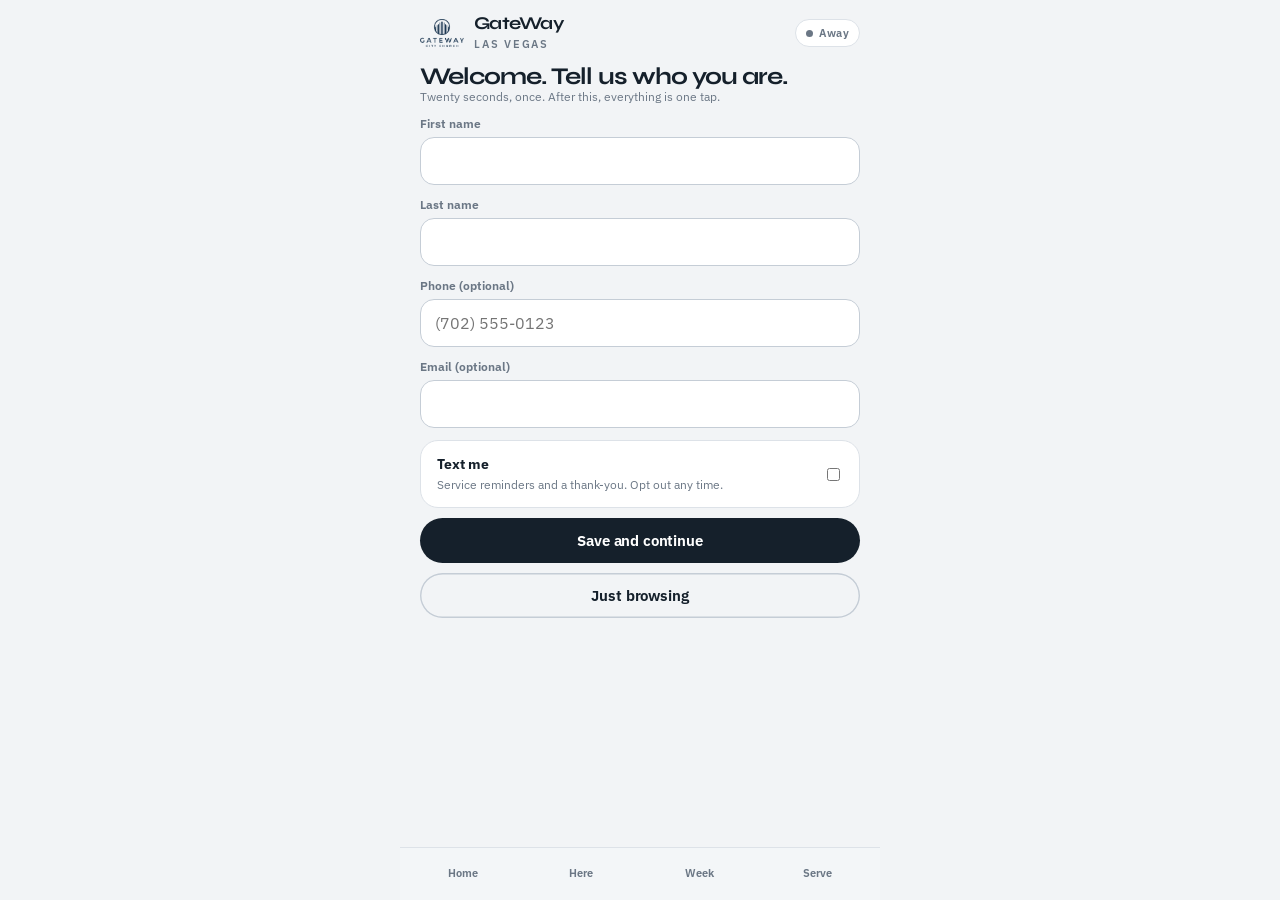
<file: app/index.html>
<!DOCTYPE html>
<html lang="en">
<head>
<meta charset="UTF-8">
<meta name="viewport" content="width=device-width, initial-scale=1.0, viewport-fit=cover">
<title>GateWay · House</title>
<meta name="theme-color" content="#F3F6F8">
<link rel="manifest" href="manifest.json">
<link rel="apple-touch-icon" href="assets/gateway-logo.png">
<link rel="preconnect" href="https://fonts.googleapis.com">
<link rel="preconnect" href="https://fonts.gstatic.com" crossorigin>
<link href="https://fonts.googleapis.com/css2?family=IBM+Plex+Sans:wght@400;500;600;700&family=Syne:wght@700;800&display=swap" rel="stylesheet">
<link rel="stylesheet" href="styles.css">
</head>
<body>
<span class="demo-tag" id="demoTag" style="display:none">Demo Mode</span>
<div class="house">
  <header class="house-top">
    <a class="brand" href="../index.html">
      <img src="../assets/gateway-logo.png" alt="" style="height:28px">
      <div><b>GateWay</b><span>Las Vegas</span></div>
    </a>
    <div class="live-pill" id="geoBanner"><i></i><span id="geoBannerText">Checking campus…</span></div>
  </header>
  <main>

  <section class="view" id="view-home">
    <div class="hello">
      <div class="kicker" id="helloKicker">Welcome home</div>
      <h1 id="helloName">House.</h1>
    </div>
    <article class="presence" id="presenceCard">
      <img class="bg" src="assets/dusk-portrait.jpg" alt="">
      <div class="shade"></div>
      <div class="body">
        <div class="svc" id="svcStrip"></div>
        <h2>The valley is lighting up.</h2>
        <p>One tap when you arrive. After that, your phone can stay in your pocket.</p>
        <div class="row">
          <a class="btn btn-copper" href="#checkin">I'm here</a>
        </div>
      </div>
    </article>
    <div class="grid-2">
      <a class="quick" href="#prayer"><b>Prayer</b><span>Pastors see this today</span></a>
      <a class="quick" href="#pastor"><b>A pastor</b><span>Danny, Paul, or Fred</span></a>
    </div>
    <a class="list-card" id="giveTile" href="#" target="_blank" rel="noopener" style="margin-top:12px"><h4>Give</h4><p>Online, or text GIVE to 855-783-4456.</p></a>
  </section>

  <section class="view" id="view-connect">
    <h2>Welcome. Tell us who you are.</h2>
    <p class="lede tiny">Twenty seconds, once. After this, everything is one tap.</p>
    <div class="field"><label>First name</label><input id="cFirst" autocomplete="given-name"></div>
    <div class="field"><label>Last name</label><input id="cLast" autocomplete="family-name"></div>
    <div class="field"><label>Phone (optional)</label><input id="cPhone" type="tel" autocomplete="tel" placeholder="(702) 555-0123"></div>
    <div class="field"><label>Email (optional)</label><input id="cEmail" type="email" autocomplete="email"></div>
    <label class="toggle"><div><b>Text me</b><span>Service reminders and a thank-you. Opt out any time.</span></div><input type="checkbox" id="cSms"></label>
    <button class="btn btn-ink btn-full" id="cSave">Save and continue</button>
    <button class="btn btn-ghost btn-full" style="margin-top:10px" id="cSkip">Just browsing</button>
  </section>

  <section class="view" id="view-checkin">
    <div class="back-row"><button class="back-btn" data-back>&larr; Home</button></div>
    <div class="sec-kicker">Las Vegas campus</div>
    <h2>Are you here today?</h2>
    <p class="tiny" id="checkinGeoLine">We will confirm your location when you tap.</p>
    <button class="btn btn-copper btn-full" style="margin-top:16px" id="btnHere">I'm here</button>
    <div class="banner checked" id="checkedBanner" style="display:none"><span id="checkedText"></span></div>
    <div class="list-card" id="autoWelcomeCard">
      <div class="sec-kicker">Auto-welcome</div>
      <p class="tiny" style="margin:6px 0 10px">Set this up once and your phone greets you when you arrive, and says goodbye when you leave.</p>
      <div id="awBody"></div>
    </div>
    <div class="list-card">
      <div class="sec-kicker">Sunday mode</div>
      <p class="tiny" style="margin:6px 0 10px">Keep the app open during service and we log arrive and leave. GPS only runs while this page is open.</p>
      <button class="btn btn-ghost btn-full" id="btnWatch">Start Sunday mode</button>
      <p class="tiny" id="watchStatus" style="margin-top:8px"></p>
    </div>
  </section>

  <section class="view" id="view-events">
    <div class="back-row"><button class="back-btn" data-back>&larr; Home</button></div>
    <h2>This week</h2>
    <div id="eventList"></div>
  </section>

  <section class="view" id="view-volunteer">
    <div class="back-row"><button class="back-btn" data-back>&larr; Home</button></div>
    <h2>Serve</h2>
    <p class="tiny">Pick a team and we will get you connected.</p>
    <div id="roleList"></div>
  </section>

  <section class="view" id="view-prayer">
    <div class="back-row"><button class="back-btn" data-back>&larr; Home</button></div>
    <h2>How can we pray?</h2>
    <div id="crisisBox"></div>
    <div class="field"><label>Your request</label><textarea id="pReq" placeholder="Share what is on your heart..."></textarea></div>
    <div class="field"><label>How should we reach you?</label><input id="pContact" placeholder="Phone or email"></div>
    <label class="toggle"><div><b>Keep this private</b><span>Pastors only.</span></div><input type="checkbox" id="pPrivate"></label>
    <button class="btn btn-ink btn-full" id="pSend">Send prayer request</button>
  </section>

  <section class="view" id="view-pastor">
    <div class="back-row"><button class="back-btn" data-back>&larr; Home</button></div>
    <h2>Reach a pastor</h2>
    <div class="field"><label>Who</label><select id="mPastor"></select></div>
    <div class="field"><label>Your message</label><textarea id="mMsg"></textarea></div>
    <div class="field"><label>How should we reach you back?</label><input id="mContact" placeholder="Phone or email"></div>
    <button class="btn btn-ink btn-full" id="mSend">Send message</button>
  </section>

  </main>
  <nav class="tabbar">
    <a class="tab on" href="#" data-tab="home">Home</a>
    <a class="tab" href="#checkin" data-tab="checkin">Here</a>
    <a class="tab" href="#events" data-tab="events">Week</a>
    <a class="tab" href="#volunteer" data-tab="volunteer">Serve</a>
  </nav>
</div>
<div class="toast" id="toast"></div>

<script src="gcc-config.js?v=5"></script>
<script src="geofence.js?v=5"></script>
<script src="gcc-data.js?v=5"></script>
<script>
(function () {
  const C = window.GCC, D = window.GCCData, Geo = window.GCCGeo;
  const $ = (id) => document.getElementById(id);
  const qs = new URLSearchParams(location.search);
  const fromQr = qs.get('src') === 'qr';
  let geoState = null;

  if (C.DEMO_MODE) $('demoTag').style.display = 'block';
  $('giveTile').href = C.GIVE_URL;

  $('svcStrip').innerHTML = C.SERVICES.map(s =>
    `<span style="margin-right:10px">${s.day} ${s.time} · ${s.label}</span>`).join('');

  $('mPastor').innerHTML = C.PASTORS.map(p =>
    `<option value="${p.id}">${p.name} · ${p.role}</option>`).join('');

  const views = ['home', 'connect', 'checkin', 'events', 'volunteer', 'prayer', 'pastor'];
  function greet() {
    const me = D.getMe();
    const hour = new Date().getHours();
    $('helloKicker').textContent = hour < 12 ? 'Good morning' : hour < 17 ? 'Good afternoon' : 'Good evening';
    $('helloName').textContent = (me && me.name && me.name !== 'Guest') ? me.name.split(' ')[0] + '.' : 'House.';
  }
  function show(v) {
    views.forEach(x => $('view-' + x).classList.toggle('active', x === v));
    document.querySelectorAll('.tab').forEach(t => t.classList.toggle('on', t.dataset.tab === v || (v === 'home' && t.dataset.tab === 'home')));
    window.scrollTo(0, 0);
  }
  function route() {
    const h = location.hash.replace('#', '') || 'home';
    if (!D.getMe() && h !== 'connect') { show('connect'); return; }
    show(views.includes(h) ? h : 'home');
    greet();
    if (h === 'events') renderEvents();
    if (h === 'volunteer') renderRoles();
  }
  window.addEventListener('hashchange', route);
  document.querySelectorAll('[data-back]').forEach(b => b.onclick = () => location.hash = '');

  function toast(msg) {
    const t = $('toast'); t.textContent = msg; t.classList.add('show');
    setTimeout(() => t.classList.remove('show'), 2600);
  }

  $('cSave').onclick = async () => {
    const first = $('cFirst').value.trim();
    if (!first) { toast('First name helps us say hello.'); return; }
    const me = {
      first_name: first, last_name: $('cLast').value.trim(),
      phone: $('cPhone').value.trim(), email: $('cEmail').value.trim(),
      sms_opt_in: $('cSms').checked, source: fromQr ? 'qr' : 'app'
    };
    try {
      const rec = await D.saveMember(me);
      D.setMe({ id: rec.id, geo_token: rec.geo_token, name: (me.first_name + ' ' + me.last_name).trim(), ...me });
      toast('Welcome, ' + first + '.');
      location.hash = 'checkin';
      route();
    } catch (e) { toast('Could not save. Try again.'); console.error(e); }
  };
  $('cSkip').onclick = () => {
    D.setMe({ id: null, name: 'Guest', guest: true });
    location.hash = ''; route();
  };

  async function refreshGeo() {
    const b = $('geoBanner'), t = $('geoBannerText');
    geoState = await Geo.checkOnce(C.CAMPUS);
    if (!geoState.supported || !geoState.ok) {
      t.textContent = fromQr ? 'Scanned' : 'Away';
      if (fromQr) b.classList.add('on');
      return;
    }
    if (geoState.inside) {
      b.classList.add('on');
      t.textContent = 'On campus';
      $('checkinGeoLine').textContent = 'Location confirmed: inside the campus fence (' + geoState.distance + 'm).';
    } else {
      t.textContent = 'Away';
      $('checkinGeoLine').textContent = 'You look ' + geoState.distance + 'm from campus. You can still check in if you are here and GPS is drifting.';
    }
  }

  $('btnHere').onclick = async () => {
    const me = D.getMe() || { id: null, name: 'Guest' };
    const method = (geoState && geoState.ok && geoState.inside) ? 'geofence' : (fromQr ? 'qr' : 'manual');
    try {
      await D.checkIn({ member_id: me.id, name: me.name, method,
        distance: geoState && geoState.distance, accuracy: geoState && geoState.accuracy });
      $('checkedBanner').style.display = 'flex';
      $('checkedText').textContent = 'Checked in. It is good to have you' + (me.name && me.name !== 'Guest' ? ', ' + me.name.split(' ')[0] : '') + '.';
      $('btnHere').disabled = true; $('btnHere').textContent = 'You are checked in';
    } catch (e) { toast('Check-in failed. Try again.'); console.error(e); }
  };

  function joinSmsHref(me) {
    const body = encodeURIComponent(C.SMS_JOIN_KEYWORD + ' ' + me.geo_token);
    return 'sms:' + C.SMS_LINE + '?&body=' + body;
  }
  function renderAutoWelcome() {
    const me = D.getMe();
    const body = $('awBody');
    if (!me || me.guest || !me.geo_token) {
      body.innerHTML = '<p class="tiny">Fill the connect card first so we know who to welcome.</p>' +
        '<a class="btn btn-ghost" style="width:100%;margin-top:8px" href="#connect">Open connect card</a>';
      return;
    }
    const welcomeLink = C.PING_URL + '?t=' + me.geo_token + '&e=enter';
    const goodbyeLink = C.PING_URL + '?t=' + me.geo_token + '&e=exit';
    body.innerHTML = `
      <a class="btn btn-ink" style="width:100%" href="${joinSmsHref(me)}">1 · Text us to turn on messages</a>
      <p class="tiny" style="margin-top:6px;margin-bottom:14px">Opens a ready-to-send text. Tap Send and you're connected.</p>
      <button class="btn btn-ghost" style="width:100%" id="cpWelcome">2 · Copy your welcome link</button>
      ${C.SHORTCUT_URL ? `<a class="btn btn-copper" style="width:100%;margin-top:8px" href="${C.SHORTCUT_URL}">3 · Add the Welcome shortcut, paste when asked</a>` : ''}
      <button class="btn btn-ghost" style="width:100%;margin-top:14px" id="cpGoodbye">4 · Copy your goodbye link</button>
      ${C.SHORTCUT_GOODBYE_URL ? `<a class="btn btn-copper" style="width:100%;margin-top:8px" href="${C.SHORTCUT_GOODBYE_URL}">5 · Add the Goodbye shortcut, paste when asked</a>` : ''}
      <p class="tiny" style="margin-top:14px"><b>6 · Last step, in the Shortcuts app:</b><br>
      Automation → New → <b>Arrive</b> → choose GateWay City Church → Run Immediately → pick <b>Gateway Welcome</b>.<br>
      Repeat with <b>Leave</b> → <b>Gateway Goodbye</b>. Done forever.</p>`;
    const cp = (id, text, n, label) => {
      const b = document.getElementById(id);
      if (b) b.onclick = async () => {
        try { await navigator.clipboard.writeText(text); b.textContent = 'Copied. Now tap ' + (n + 1) + ' below'; }
        catch { prompt('Copy your ' + label + ' link:', text); b.textContent = 'Now tap ' + (n + 1) + ' below'; }
        setTimeout(() => { b.textContent = n + ' · Copy your ' + label + ' link'; }, 6000);
      };
    };
    cp('cpWelcome', welcomeLink, 2, 'welcome');
    cp('cpGoodbye', goodbyeLink, 4, 'goodbye');
  }
  renderAutoWelcome();
  window.addEventListener('hashchange', renderAutoWelcome);

  const watcher = Geo.createWatcher(C.CAMPUS, {
    onEnter: (i) => {
      const me = D.getMe() || { id: null, name: 'Guest' };
      D.logGeofence('enter', { member_id: me.id, name: me.name, distance: i.distance, accuracy: i.accuracy });
      $('watchStatus').textContent = 'Inside the fence (' + i.distance + 'm). Arrival logged.';
    },
    onExit: (i) => {
      const me = D.getMe() || { id: null, name: 'Guest' };
      D.logGeofence('exit', { member_id: me.id, name: me.name, distance: i.distance, accuracy: i.accuracy });
      $('watchStatus').textContent = 'Outside the fence (' + i.distance + 'm). Departure logged. Thank you for coming.';
    },
    onUpdate: (i) => { $('watchStatus').textContent = (i.inside ? 'Inside' : 'Outside') + ' the fence, ' + i.distance + 'm out (GPS ±' + i.accuracy + 'm).'; },
    onError: (e) => { $('watchStatus').textContent = 'GPS error: ' + e.message; }
  });
  $('btnWatch').onclick = () => {
    if (watcher.active) { watcher.stop(); $('btnWatch').textContent = 'Start Sunday mode'; $('watchStatus').textContent = 'Sunday mode off.'; }
    else if (watcher.start()) { $('btnWatch').textContent = 'Stop Sunday mode'; $('watchStatus').textContent = 'Watching the campus fence...'; }
  };

  async function renderEvents() {
    const list = await D.listEvents();
    const fmt = (iso) => new Date(iso).toLocaleDateString('en-US', { weekday: 'short', month: 'short', day: 'numeric' }) +
      ' · ' + new Date(iso).toLocaleTimeString('en-US', { hour: 'numeric', minute: '2-digit' });
    $('eventList').innerHTML = list.map(e => `
      <div class="event-item">
        <div class="event-date">${fmt(e.starts_at)} · ${e.category || 'Event'}</div>
        <h4>${e.title}</h4>
        <p>${e.description || ''}${e.location ? ' · ' + e.location : ''}</p>
      </div>`).join('') || '<p class="muted">Nothing scheduled yet. Check back soon.</p>';
  }

  async function renderRoles() {
    const roles = await D.listVolunteerRoles();
    $('roleList').innerHTML = roles.map(r => `
      <div class="role-item">
        <h4>${r.title}</h4>
        <p>${r.description || ''}</p>
        <button class="btn btn-ghost" style="margin-top:10px;padding:9px 16px;font-size:13px" data-role="${r.id}" data-title="${r.title}">Count me in</button>
      </div>`).join('');
    $('roleList').querySelectorAll('button[data-role]').forEach(btn => {
      btn.onclick = async () => {
        const me = D.getMe() || {};
        if (!me.name || me.guest) { toast('Fill the connect card first so we know who to call.'); location.hash = 'connect'; show('connect'); return; }
        try {
          await D.volunteerSignup({ role_id: btn.dataset.role, role_title: btn.dataset.title,
            member_id: me.id, name: me.name, contact: me.phone || me.email || null });
          btn.textContent = 'You are on the list'; btn.disabled = true;
          toast('Signed up for ' + btn.dataset.title + '.');
        } catch (e) { toast('Signup failed. Try again.'); console.error(e); }
      };
    });
  }

  const CRISIS_RE = /suicid|kill (myself|me)|end (my|it all)|hurt (myself|someone)|self.?harm|don'?t want to (live|be here)|overdose|take my (own )?life/i;
  $('pSend').onclick = async () => {
    const req = $('pReq').value.trim();
    if (!req) { toast('Write a few words first.'); return; }
    if (CRISIS_RE.test(req)) {
      $('crisisBox').innerHTML = `
        <div class="crisis-box">
          <h4>Help is immediate.</h4>
          <p>If you are in danger right now, call <a href="tel:911">911</a>.</p>
          <p>To talk to someone right now, call or text <a href="tel:988">988</a>. Free, confidential, 24/7.</p>
          <p>A pastor will also see this and reach out, but do not wait on us.</p>
        </div>`;
      window.scrollTo(0, 0);
      return;
    }
    const me = D.getMe() || {};
    try {
      await D.submitPrayer({ member_id: me.id, name: me.name || 'Anonymous',
        contact: $('pContact').value.trim() || me.phone || me.email || null,
        request: req, is_private: $('pPrivate').checked });
      $('pReq').value = ''; $('pContact').value = '';
      toast('Received. Our team is praying with you.');
      location.hash = '';
    } catch (e) { toast('Could not send. Try again.'); console.error(e); }
  };

  $('mSend').onclick = async () => {
    const msg = $('mMsg').value.trim(), contact = $('mContact').value.trim();
    if (!msg) { toast('Write your message first.'); return; }
    if (!contact) { toast('Leave a phone or email so the pastor can reach you.'); return; }
    const me = D.getMe() || {};
    const p = C.PASTORS.find(x => x.id === $('mPastor').value);
    try {
      await D.messagePastor({ member_id: me.id, pastor: p.name, name: me.name || 'Guest', contact, message: msg });
      $('mMsg').value = ''; $('mContact').value = '';
      toast('Sent to ' + p.name + '.');
      location.hash = '';
    } catch (e) { toast('Could not send. Try again.'); console.error(e); }
  };

  if ('serviceWorker' in navigator && location.protocol.startsWith('http')) {
    navigator.serviceWorker.register('sw.js').catch(() => {});
  }
  route();
  refreshGeo();
})();
</script>
</body>
</html>
</file>
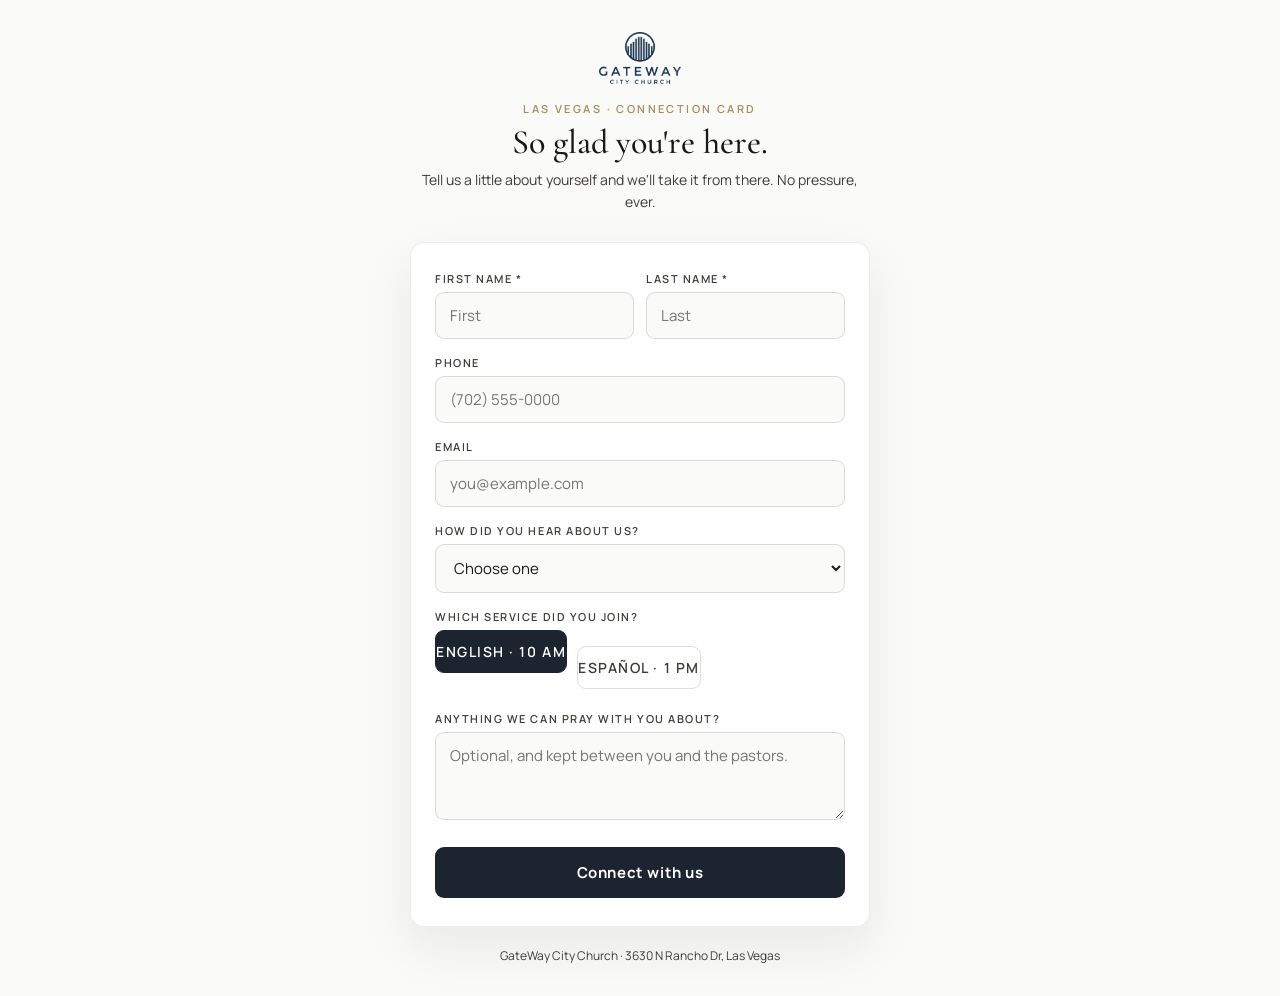
<file: app/connect.html>
<!DOCTYPE html>
<html lang="en">
<head>
<meta charset="UTF-8">
<meta name="viewport" content="width=device-width, initial-scale=1.0">
<title>Connect · GateWay City Church</title>
<link rel="preconnect" href="https://fonts.googleapis.com">
<link rel="preconnect" href="https://fonts.gstatic.com" crossorigin>
<link href="https://fonts.googleapis.com/css2?family=Cormorant+Garamond:ital,wght@0,400;0,500;0,600;1,400&family=Manrope:wght@400;500;600;700&display=swap" rel="stylesheet">
<style>
  :root{
    --paper:#FAFAF8;
    --ink:#1A1917;
    --ink-soft:#3F3C38;
    --gold:#A68B5B;
    --gold-soft:#C4A974;
    --gold-wash:rgba(166,139,91,0.10);
    --navy:#1C2430;
    --navy-deep:#121820;
  }
  *{margin:0;padding:0;box-sizing:border-box}
  body{
    font-family:'Manrope',sans-serif;
    background:var(--paper);
    color:var(--ink);
    min-height:100vh;
    display:flex;
    align-items:center;
    justify-content:center;
    padding:32px 16px;
  }
  .card{
    width:100%;
    max-width:460px;
  }
  .crest{text-align:center;margin-bottom:28px}
  .crest img{height:52px}
  .crest .kicker{
    font-size:11px;letter-spacing:0.22em;text-transform:uppercase;
    color:var(--gold);margin-top:12px;font-weight:600;
  }
  .crest h1{
    font-family:'Cormorant Garamond',serif;
    font-size:34px;font-weight:500;margin-top:6px;
  }
  .crest p{color:var(--ink-soft);font-size:14px;margin-top:6px;line-height:1.6}
  form{
    background:#fff;
    border:1px solid rgba(26,25,23,0.08);
    border-radius:14px;
    padding:28px 24px;
    box-shadow:0 20px 50px rgba(28,36,48,0.08);
  }
  .row{display:grid;grid-template-columns:1fr 1fr;gap:12px}
  label{
    display:block;
    font-size:11px;letter-spacing:0.14em;text-transform:uppercase;
    color:var(--ink-soft);font-weight:600;
    margin:16px 0 6px;
  }
  label:first-child{margin-top:0}
  .row label{margin-top:0}
  input,select,textarea{
    width:100%;
    font-family:inherit;font-size:15px;color:var(--ink);
    background:var(--paper);
    border:1px solid rgba(26,25,23,0.14);
    border-radius:9px;
    padding:12px 14px;
    outline:none;
  }
  input:focus,select:focus,textarea:focus{border-color:var(--gold)}
  textarea{min-height:88px;resize:vertical}
  .service{display:flex;gap:10px;margin-top:6px}
  .service input{display:none}
  .service span{
    flex:1;text-align:center;padding:11px 0;
    border:1px solid rgba(26,25,23,0.14);border-radius:9px;
    font-size:14px;font-weight:600;cursor:pointer;display:block;
  }
  .service input:checked + span{
    background:var(--navy);color:#fff;border-color:var(--navy);
  }
  button{
    width:100%;margin-top:22px;
    font-family:inherit;font-size:15px;font-weight:700;letter-spacing:0.04em;
    background:var(--navy);color:#fff;
    border:none;border-radius:9px;padding:15px 0;cursor:pointer;
  }
  button:hover{background:var(--navy-deep)}
  button[disabled]{opacity:0.6;cursor:default}
  .error{color:#9c3a2e;font-size:13px;margin-top:12px;display:none}
  .done{display:none;text-align:center;background:#fff;border:1px solid rgba(26,25,23,0.08);border-radius:14px;padding:44px 28px;box-shadow:0 20px 50px rgba(28,36,48,0.08)}
  .done .mark{font-family:'Cormorant Garamond',serif;font-size:40px;color:var(--gold)}
  .done h2{font-family:'Cormorant Garamond',serif;font-size:28px;font-weight:500;margin-top:10px}
  .done p{color:var(--ink-soft);font-size:14px;line-height:1.7;margin-top:10px}
  .done a{color:var(--gold);font-weight:600;text-decoration:none}
  .foot{text-align:center;font-size:12px;color:var(--ink-soft);margin-top:20px}
</style>
</head>
<body>
<div class="card">
  <div class="crest">
    <img src="assets/gateway-logo.png" alt="GateWay City Church">
    <div class="kicker">Las Vegas · Connection Card</div>
    <h1>So glad you're here.</h1>
    <p>Tell us a little about yourself and we'll take it from there. No pressure, ever.</p>
  </div>

  <form id="connectForm">
    <div class="row">
      <div>
        <label for="firstName">First name *</label>
        <input id="firstName" required autocomplete="given-name" placeholder="First">
      </div>
      <div>
        <label for="lastName">Last name *</label>
        <input id="lastName" required autocomplete="family-name" placeholder="Last">
      </div>
    </div>
    <label for="phone">Phone</label>
    <input id="phone" type="tel" autocomplete="tel" placeholder="(702) 555-0000">
    <label for="email">Email</label>
    <input id="email" type="email" autocomplete="email" placeholder="you@example.com">
    <label for="howHeard">How did you hear about us?</label>
    <select id="howHeard">
      <option value="">Choose one</option>
      <option value="friend">A friend or family member</option>
      <option value="social_media">Social media</option>
      <option value="google">Google search</option>
      <option value="drove_by">Driving by</option>
      <option value="other">Other</option>
    </select>
    <label>Which service did you join?</label>
    <div class="service">
      <label><input type="radio" name="service" value="english" checked><span>English · 10 AM</span></label>
      <label><input type="radio" name="service" value="spanish"><span>Español · 1 PM</span></label>
    </div>
    <label for="prayer">Anything we can pray with you about?</label>
    <textarea id="prayer" placeholder="Optional, and kept between you and the pastors."></textarea>
    <button type="submit" id="submitBtn">Connect with us</button>
    <p class="error" id="errorMsg"></p>
  </form>

  <div class="done" id="doneCard">
    <div class="mark">✝</div>
    <h2 id="doneTitle">Welcome home.</h2>
    <p id="doneBody">We're so glad you came. Keep an eye on your phone and inbox, someone from our team will reach out personally.</p>
    <p><a href="index.html">Open the GateWay app</a></p>
  </div>

  <p class="foot">GateWay City Church · 3630 N Rancho Dr, Las Vegas</p>
</div>

<script src="gcc-config.js?v=10"></script>
<script>
(function () {
  var C = window.GCC;
  var FN = C.SUPABASE_URL + '/functions/v1/gcc-grace';
  var form = document.getElementById('connectForm');
  var btn = document.getElementById('submitBtn');
  var err = document.getElementById('errorMsg');

  form.addEventListener('submit', function (e) {
    e.preventDefault();
    err.style.display = 'none';
    btn.disabled = true;
    btn.textContent = 'One moment...';

    var first = document.getElementById('firstName').value.trim();
    var last = document.getElementById('lastName').value.trim();
    var service = document.querySelector('input[name="service"]:checked');
    var payload = {
      action: 'intake',
      name: (first + ' ' + last).trim(),
      phone: document.getElementById('phone').value.trim() || null,
      email: document.getElementById('email').value.trim() || null,
      how_heard: document.getElementById('howHeard').value || null,
      prayer_request: document.getElementById('prayer').value.trim() || null,
      service_preference: service ? service.value : 'english'
    };

    fetch(FN, {
      method: 'POST',
      headers: {
        'Content-Type': 'application/json',
        apikey: C.SUPABASE_ANON_KEY,
        Authorization: 'Bearer ' + C.SUPABASE_ANON_KEY
      },
      body: JSON.stringify(payload)
    }).then(function (res) {
      return res.json().then(function (data) { return { ok: res.ok, data: data }; });
    }).then(function (r) {
      if (!r.ok) throw new Error((r.data && r.data.error) || 'Something went wrong');
      if (r.data.is_returning) {
        document.getElementById('doneTitle').textContent = 'Welcome back!';
        document.getElementById('doneBody').textContent = "It's so good to see you again. We've noted your visit and the team knows you're here.";
      }
      form.style.display = 'none';
      document.getElementById('doneCard').style.display = 'block';
    }).catch(function (e2) {
      err.textContent = e2.message || 'Something went wrong. Please try again.';
      err.style.display = 'block';
      btn.disabled = false;
      btn.textContent = 'Connect with us';
    });
  });
})();
</script>
</body>
</html>
</file>
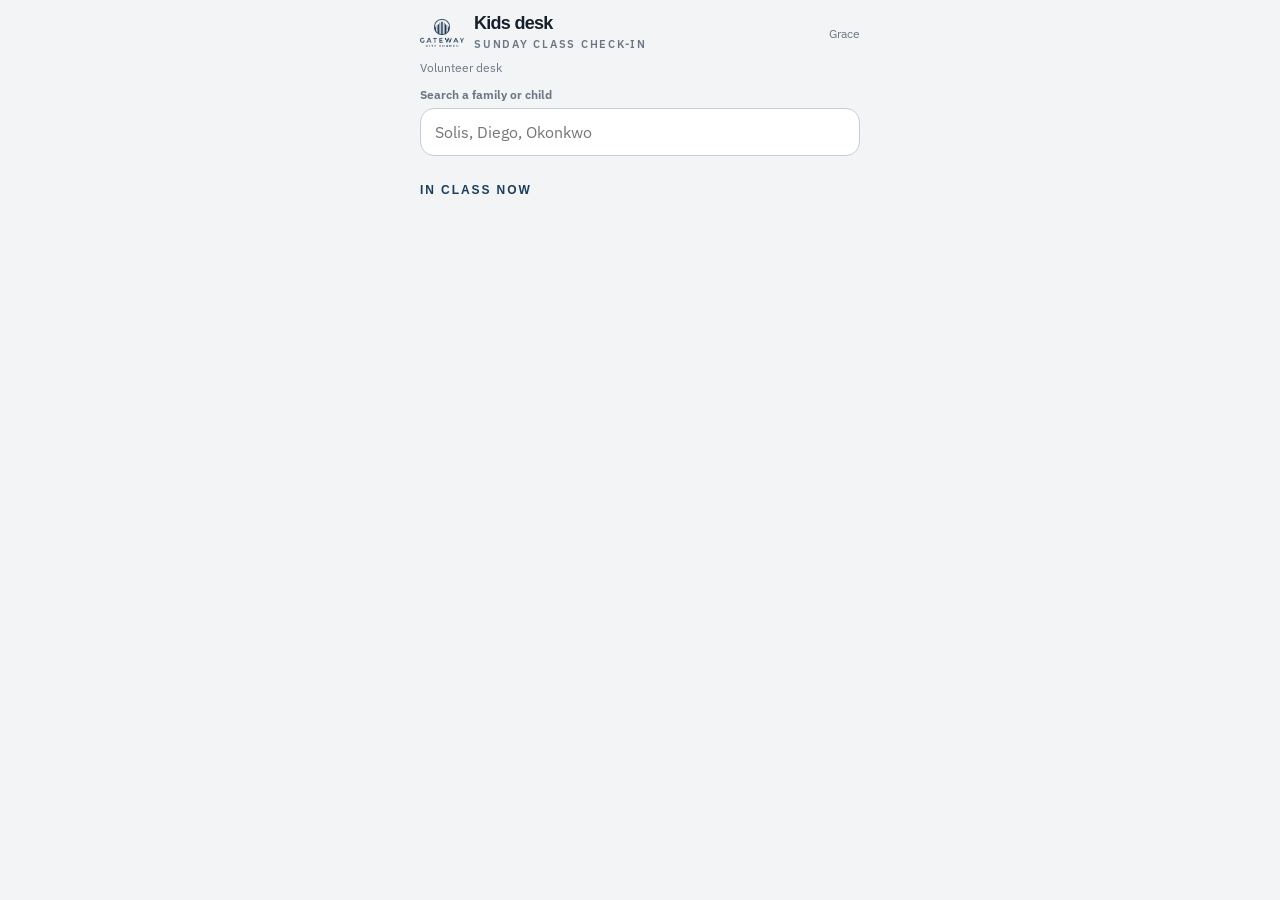
<file: crm/kids.html>
<!DOCTYPE html>
<html lang="en">
<head>
<meta charset="UTF-8">
<meta name="viewport" content="width=device-width, initial-scale=1.0, viewport-fit=cover">
<title>Kids desk · GateWay</title>
<link href="https://fonts.googleapis.com/css2?family=IBM+Plex+Sans:wght@400;500;600;700&family=IBM+Plex+Serif:wght@600&display=swap" rel="stylesheet">
<link rel="stylesheet" href="../app/styles.css?v=8">
</head>
<body>
<div class="house kids-desk">
  <header class="house-top">
    <a class="brand" href="staff.html">
      <img src="../assets/gateway-logo.png" alt="" style="height:28px">
      <div><b>Kids desk</b><span>Sunday class check-in</span></div>
    </a>
    <a class="tiny" id="deskBack" href="staff.html">Grace</a>
  </header>
  <main style="padding:0 20px 40px">
    <p class="tiny" id="deskWho">Volunteer desk</p>
    <div class="field"><label>Search a family or child</label><input id="kq" placeholder="Solis, Diego, Okonkwo"></div>
    <div id="kResults"></div>
    <div id="kDetail"></div>
    <h3 class="sec-kicker" style="margin-top:28px">In class now</h3>
    <div id="kRoster" class="roster-grid"></div>
  </main>
</div>
<script src="../app/gcc-config.js?v=8"></script>
<script src="gcc-ops.js?v=8"></script>
<script type="module">
  import { gccAuthGuard } from './auth.js';
  const Ops = window.GCCOps;
  const preview = new URLSearchParams(location.search).get('preview') === '1';
  const session = preview ? { preview: true } : await gccAuthGuard({ allow: ['gcc_staff', 'gcc_admin', 'gcc_kids'] });
  if (!session) throw new Error('auth');
  Ops.usePreview(preview);
  if (session.access_token) Ops.setAuth(session.access_token, session.user.app_metadata && session.user.app_metadata.role);
  if (preview) document.getElementById('deskBack').href = 'staff.html?preview=1';

  const $ = (id) => document.getElementById(id);
  const esc = (x) => String(x || '').replace(/[<>&"]/g, (c) => ({ '<':'&lt;','>':'&gt;','&':'&amp;','"':'&quot;' }[c]));
  const full = (m) => ((m.first_name || '') + ' ' + (m.last_name || '')).trim();
  let pick = null;

  function kids() {
    const out = [];
    Ops.families().forEach((f) => {
      (f.members || []).filter((m) => m.role === 'child').forEach((m) => {
        out.push({ ...m, family: f, name: full(m), open: Ops.roster().find((r) => r.child_id === m.id) });
      });
    });
    return out;
  }

  function renderRoster() {
    const roster = Ops.roster();
    $('kRoster').innerHTML = Ops.classes().map((c) => {
      const inRoom = roster.filter((r) => r.class_id === c.id);
      return `<div class="roster-card"><h3>${esc(c.name)} <span class="tiny">${inRoom.length}</span></h3>
        ${inRoom.map((r) => `<p><b>${esc(r.child_name)}</b> · ${esc(r.pickup_code)}</p>`).join('') || '<p class="tiny">Empty</p>'}</div>`;
    }).join('');
  }

  function renderResults() {
    const q = $('kq').value.trim().toLowerCase();
    const list = kids().filter((k) => !q || k.name.toLowerCase().includes(q) || (k.family.name || '').toLowerCase().includes(q));
    $('kResults').innerHTML = list.slice(0, 12).map((k) => `
      <button class="person" data-id="${esc(k.id)}" type="button">
        <span class="initials">${esc((k.first_name || '?')[0])}</span>
        <span><span class="nm">${esc(k.name)}</span>
        <span class="meta">${esc(k.family.name)}${k.open ? ' · in ' + esc(k.open.class_name) : ''}</span></span>
        <span class="when">${k.open ? k.open.pickup_code : (k.age != null ? k.age + 'y' : '')}</span>
      </button>`).join('') || '<p class="tiny">No match. Staff can add this child on the Families tab.</p>';
    $('kResults').querySelectorAll('[data-id]').forEach((btn) => {
      btn.onclick = () => { pick = kids().find((k) => k.id === btn.dataset.id); renderDetail(); };
    });
  }

  function renderDetail() {
    const k = pick;
    if (!k) { $('kDetail').innerHTML = ''; return; }
    const suggested = Ops.suggestedClass(k);
    if (k.open) {
      $('kDetail').innerHTML = `
        <article class="list-card" style="margin-top:12px">
          <p class="tiny">${esc(k.family.name)}</p>
          <h2>${esc(k.name)}</h2>
          <p class="pickup-code">${esc(k.open.pickup_code)}</p>
          <p class="tiny">In ${esc(k.open.class_name)} · ${esc(k.open.room || '')}. Parent was queued a text.</p>
          <button class="btn btn-ghost btn-full" id="kOut" style="margin-top:12px">Mark picked up</button>
        </article>`;
      $('kOut').onclick = async () => {
        await Ops.checkOut(k.open.id);
        pick = kids().find((x) => x.id === k.id);
        renderResults(); renderDetail(); renderRoster();
      };
      return;
    }
    $('kDetail').innerHTML = `
      <article class="list-card" style="margin-top:12px">
        <p class="tiny">${esc(k.family.name)}</p>
        <h2>${esc(k.name)}</h2>
        <p class="tiny">Age ${k.age ?? '—'} · suggested ${esc(suggested ? suggested.name : 'class')}</p>
        <div class="field"><label>Class</label>
          <select id="kClass">${Ops.classes().map((c) => `<option value="${c.id}" ${suggested && suggested.id === c.id ? 'selected' : ''}>${esc(c.name)} · ${esc(c.room)}</option>`).join('')}</select>
        </div>
        <button class="btn btn-ink btn-full" id="kIn">Check in and text parent</button>
      </article>`;
    $('kIn').onclick = async () => {
      const data = await Ops.checkIn({ child_id: k.id, class_id: $('kClass').value, volunteer_name: 'Kids desk' });
      pick = kids().find((x) => x.id === k.id);
      renderResults(); renderDetail(); renderRoster();
      if (data && data.notices && data.notices[0]) {
        const n = data.notices[0];
        const note = document.createElement('p');
        note.className = 'tiny';
        note.textContent = (n.status === 'preview' ? 'Notice queued (preview): ' : 'Notice: ') + n.body;
        $('kDetail').appendChild(note);
      }
    };
  }

  await Ops.bootstrap();
  $('deskWho').textContent = preview ? 'Preview desk · Elena would sign in as gcc_kids' : 'Kids volunteer';
  $('kq').oninput = () => { renderResults(); };
  renderResults();
  renderRoster();
</script>
</body>
</html>
</file>
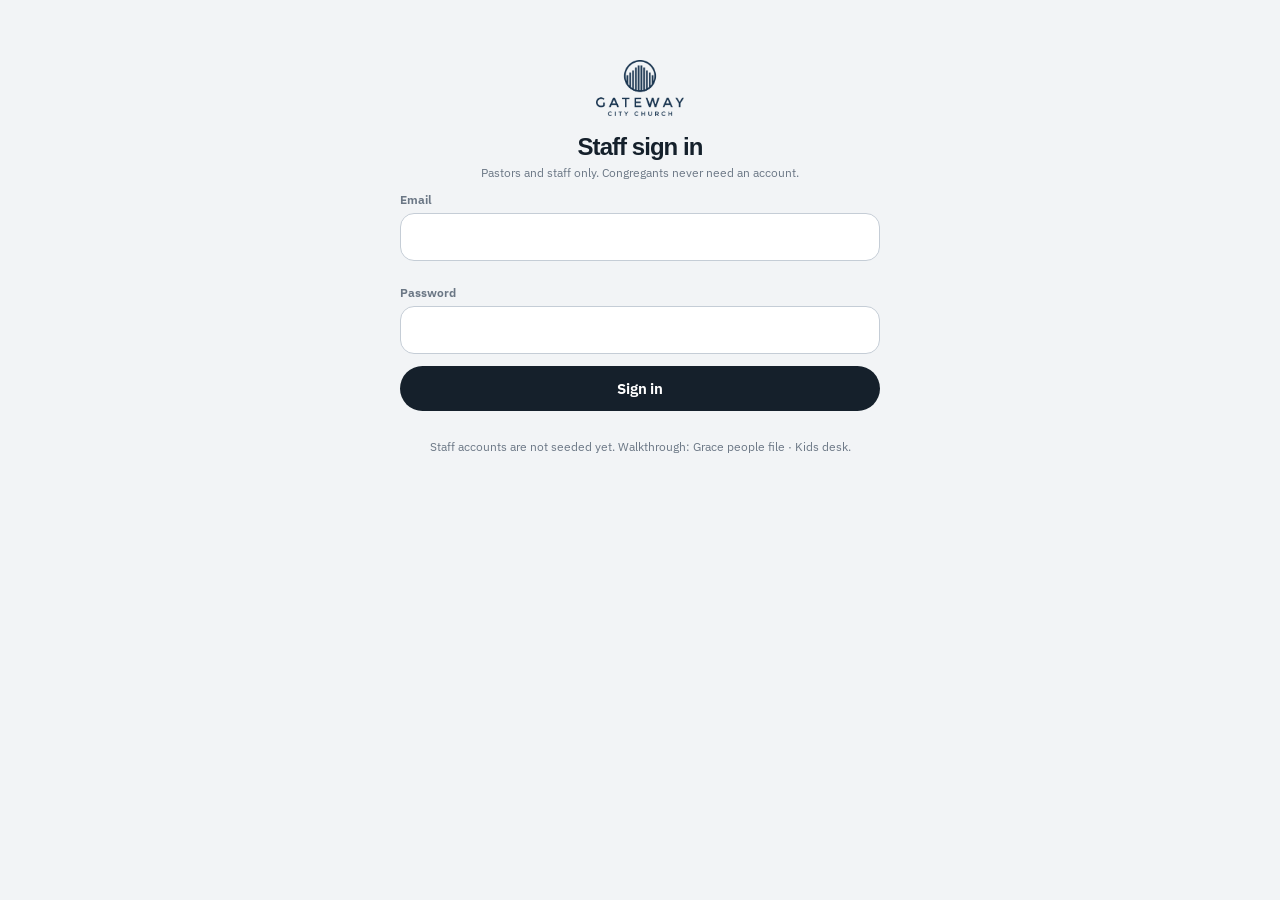
<file: crm/login.html>
<!DOCTYPE html>
<html lang="en">
<head>
<meta charset="UTF-8">
<meta name="viewport" content="width=device-width, initial-scale=1.0">
<title>Staff sign in · GateWay</title>
<link href="https://fonts.googleapis.com/css2?family=IBM+Plex+Sans:wght@400;500;600;700&display=swap" rel="stylesheet">
<link rel="stylesheet" href="../app/styles.css">
</head>
<body class="site-body">
<main class="house" style="padding-top:60px">
  <img src="../assets/gateway-logo.png" alt="" style="height:56px;margin:0 auto 18px;display:block">
  <h2 style="text-align:center">Staff sign in</h2>
  <p class="tiny" style="text-align:center;margin-top:6px">Pastors and staff only. Congregants never need an account.</p>
  <div class="field"><label>Email</label><input id="email" type="email" autocomplete="username"></div>
  <div class="field"><label>Password</label><input id="password" type="password" autocomplete="current-password"></div>
  <button class="btn btn-ink btn-full" id="btnLogin">Sign in</button>
  <p class="tiny" id="err" style="color:var(--pray);text-align:center;margin-top:10px"></p>
  <p class="tiny" style="text-align:center;margin-top:18px">Staff accounts are not seeded yet. Walkthrough: <a href="staff.html?preview=1">Grace people file</a> · <a href="kids.html?preview=1">Kids desk</a>.</p>
</main>
<script src="../app/gcc-config.js?v=5"></script>
<script type="module">
  import { gccSupabase } from './auth.js';
  const $ = (id) => document.getElementById(id);
  if (window.GCC.DEMO_MODE) { location.href = 'staff.html'; }
  $('btnLogin').onclick = async () => {
    $('err').textContent = '';
    const { error } = await gccSupabase.auth.signInWithPassword({
      email: $('email').value.trim(), password: $('password').value
    });
    if (error) { $('err').textContent = error.message; return; }
    location.href = 'staff.html';
  };
</script>
</body>
</html>
</file>
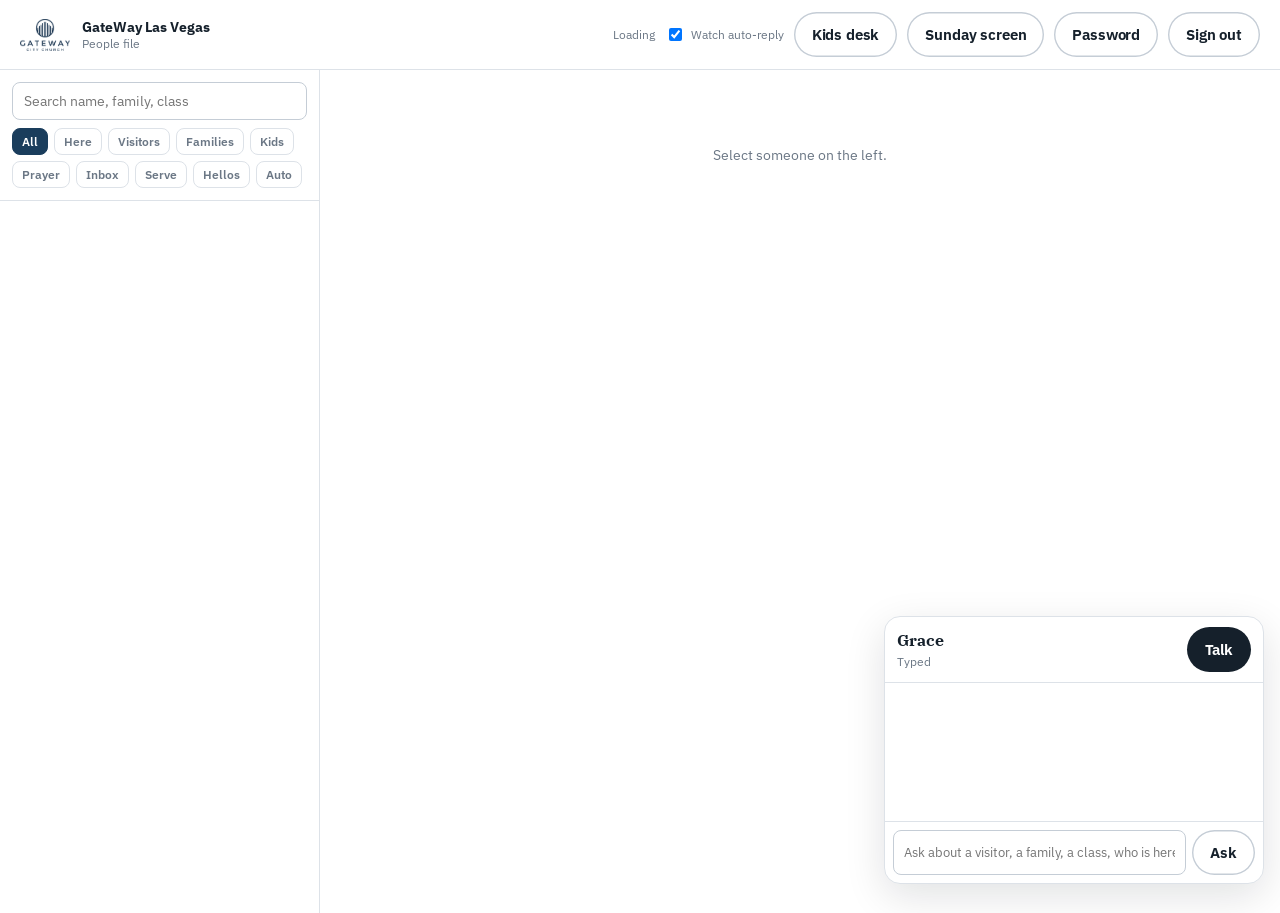
<file: crm/staff.html>
<!DOCTYPE html>
<html lang="en">
<head>
<meta charset="UTF-8">
<meta name="viewport" content="width=device-width, initial-scale=1.0">
<title>Grace · GateWay Las Vegas</title>
<link rel="preconnect" href="https://fonts.googleapis.com">
<link rel="preconnect" href="https://fonts.gstatic.com" crossorigin>
<link href="https://fonts.googleapis.com/css2?family=IBM+Plex+Sans:wght@400;500;600;700&family=IBM+Plex+Serif:wght@600&display=swap" rel="stylesheet">
<link rel="stylesheet" href="../app/styles.css?v=11">
<style>
  .pw-overlay{position:fixed;inset:0;background:rgba(21,32,43,.45);display:flex;align-items:center;justify-content:center;z-index:90}
  .pw-overlay[hidden]{display:none}
  .pw-card{background:#fff;border:1px solid var(--line);border-radius:18px;padding:22px 24px;width:min(400px,92vw)}
  .pw-card b{font-size:17px}
</style>
</head>
<body class="ops">
<header class="ops-top">
  <div style="display:flex;align-items:center;gap:12px">
    <img src="../assets/gateway-logo.png" alt="" style="height:32px">
    <div class="who"><b>GateWay Las Vegas</b><br>People file</div>
  </div>
  <div style="display:flex;align-items:center;gap:10px;flex-wrap:wrap">
    <span class="tiny" id="headCount">Loading</span>
    <label class="tiny" style="display:flex;align-items:center;gap:6px">
      <input type="checkbox" id="autoReply" checked>
      Watch auto-reply
    </label>
    <a class="btn btn-ghost" href="kids.html">Kids desk</a>
    <a class="btn btn-ghost" href="../app/sunday.html" target="_blank" rel="noopener">Sunday screen</a>
    <button class="btn btn-ghost" id="btnPw">Password</button>
    <button class="btn btn-ghost" id="btnOut">Sign out</button>
  </div>
</header>
<div class="ops-body">
  <aside class="ops-list">
    <div class="ops-tools">
      <input type="search" id="q" placeholder="Search name, family, class">
      <div class="ops-filters">
        <button class="on" data-f="all">All</button>
        <button data-f="here">Here</button>
        <button data-f="visitors">Visitors</button>
        <button data-f="family">Families</button>
        <button data-f="kids">Kids</button>
        <button data-f="prayer">Prayer</button>
        <button data-f="inbox">Inbox</button>
        <button data-f="serve">Serve</button>
        <button data-f="hello">Hellos</button>
        <button data-f="auto">Auto</button>
      </div>
    </div>
    <div class="ops-people" id="people"></div>
  </aside>
  <section class="ops-file" id="file">
    <p class="ops-empty">Select someone on the left.</p>
  </section>
</div>

<aside class="grace-dock" id="graceDock">
  <div class="grace-head">
    <div>
      <b>Grace</b>
      <span class="tiny" id="graceState">Typed</span>
    </div>
    <button class="btn btn-ink" id="graceTalk" type="button">Talk</button>
  </div>
  <div class="grace-log" id="graceLog"></div>
  <div class="grace-compose">
    <input id="graceQ" placeholder="Ask about a visitor, a family, a class, who is here…">
    <button class="btn btn-ghost" id="graceAsk" type="button">Ask</button>
  </div>
</aside>

<div class="pw-overlay" id="pwOverlay" hidden>
  <div class="pw-card">
    <b>Change password</b>
    <div class="field"><label>New password</label><input id="pwNew" type="password" autocomplete="new-password"></div>
    <div class="field"><label>Confirm new password</label><input id="pwConfirm" type="password" autocomplete="new-password"></div>
    <p class="tiny" id="pwMsg" style="min-height:18px;margin:0 0 12px"></p>
    <div style="display:flex;gap:10px;justify-content:flex-end">
      <button class="btn btn-ghost" id="pwCancel" type="button">Cancel</button>
      <button class="btn btn-ink" id="pwSave" type="button">Save</button>
    </div>
  </div>
</div>

<script src="../app/gcc-config.js?v=10"></script>
<script src="../app/gcc-data.js?v=10"></script>
<script src="gcc-ops.js?v=10"></script>
<script src="gcc-visitors.js?v=10"></script>
<script src="gcc-grace-voice.js?v=12"></script>
<script type="module" src="staff-app.js?v=13"></script>
</body>
</html>
</file>
<file: app/styles.css>
@import url('../css/gateway.css?v=11');
</file>
